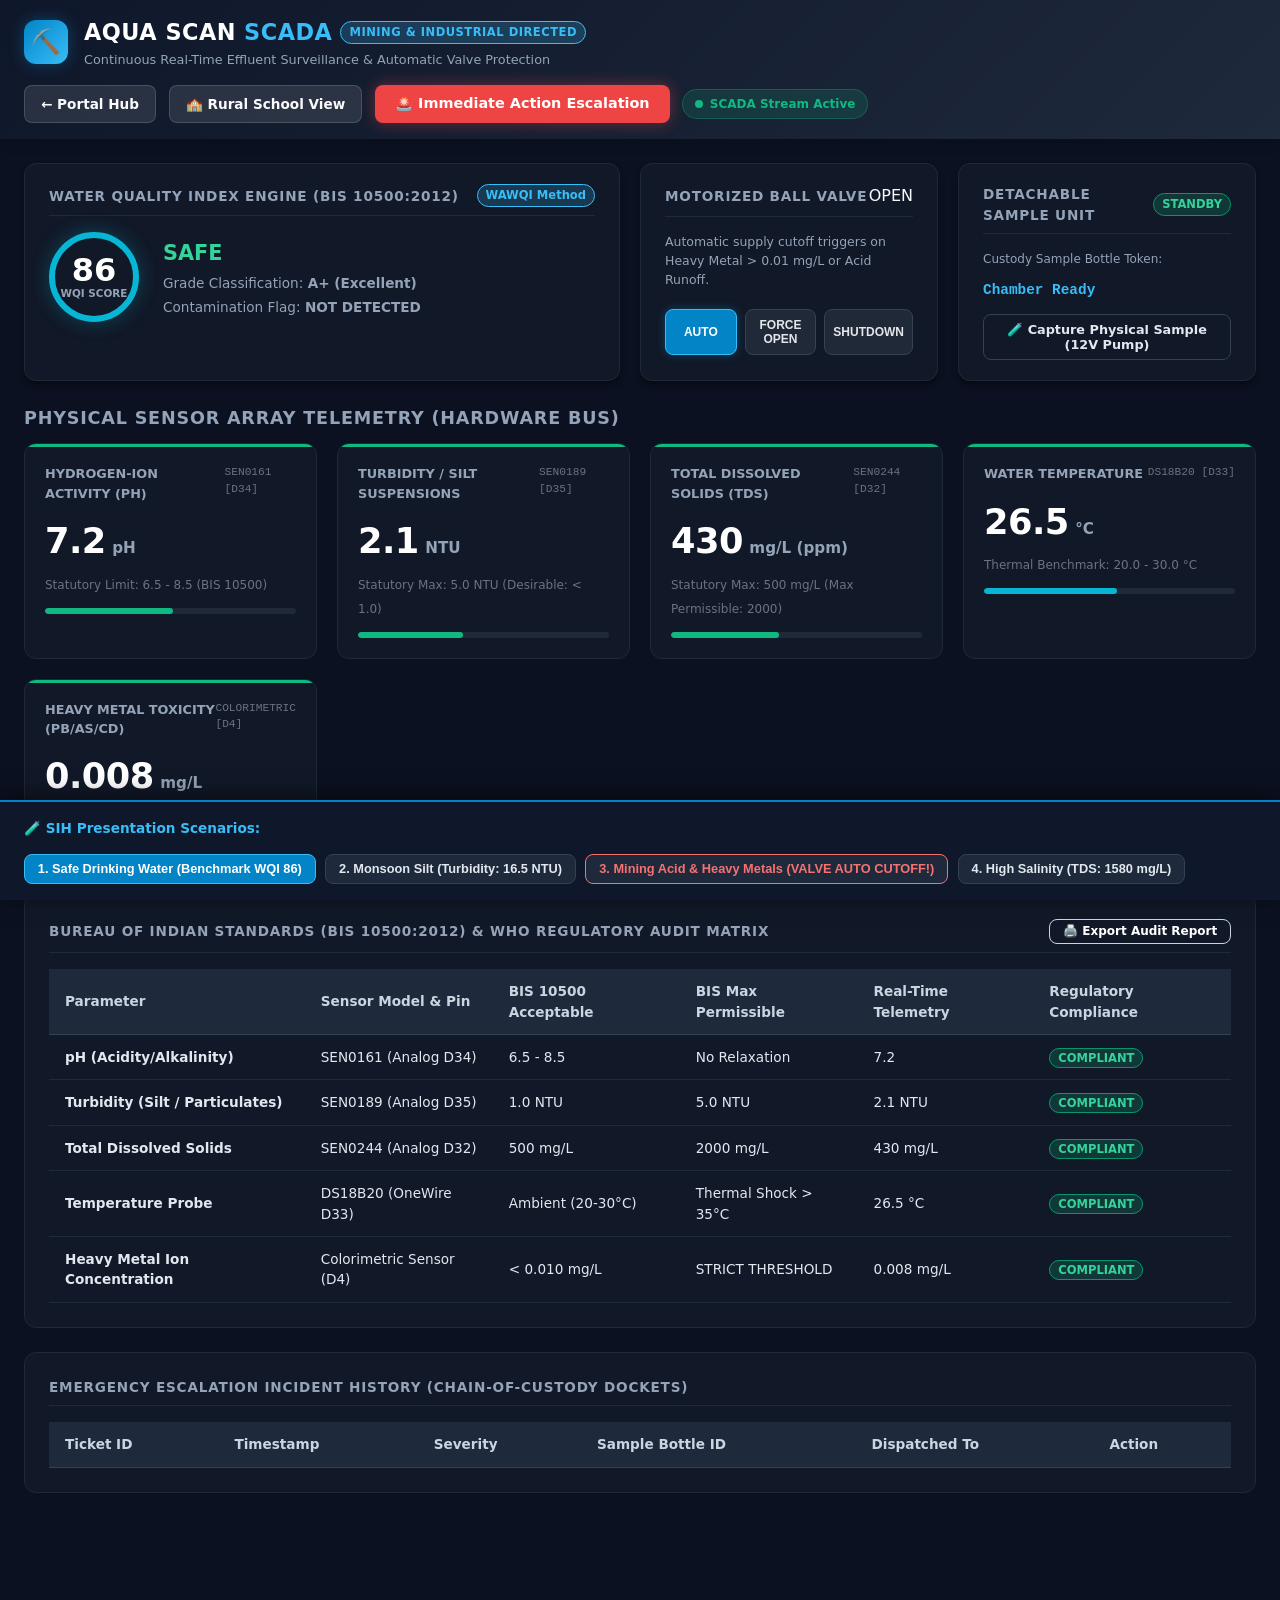
<file: mining.html>
<!DOCTYPE html>
<html lang="en">
<head>
  <meta charset="UTF-8">
  <meta name="viewport" content="width=device-width, initial-scale=1.0">
  <title>AQUA SCAN - Official Mining Authority SCADA & Escalation</title>
  <link rel="stylesheet" href="css/common.css">
  <link rel="stylesheet" href="css/mining.css">
</head>
<body class="mining-body">

  <!-- SCADA Header -->
  <header class="app-header">
    <div class="header-container">
      <div class="brand-section">
        <div class="brand-icon">⛏️</div>
        <div>
          <div class="brand-title">
            AQUA SCAN <span style="color:#38bdf8;">SCADA</span>
            <span class="brand-badge">MINING & INDUSTRIAL DIRECTED</span>
          </div>
          <div class="brand-sub">Continuous Real-Time Effluent Surveillance & Automatic Valve Protection</div>
        </div>
      </div>
      <div class="header-actions">
        <a href="index.html" class="nav-link-btn">← Portal Hub</a>
        <a href="rural.html" class="nav-link-btn">🏫 Rural School View</a>
        <button id="open-escalation-modal-btn" class="btn btn-danger" style="box-shadow: 0 0 15px rgba(239, 68, 68, 0.4);">
          🚨 Immediate Action Escalation
        </button>
        <div class="live-indicator" id="connection-badge">
          <span class="live-dot"></span> SCADA Stream Active
        </div>
      </div>
    </div>
  </header>

  <main class="mining-container">

    <!-- Hazard Alert Banner (Dynamically shown on contamination) -->
    <div class="hazard-banner" id="mining-hazard-banner" style="display: none;">
      <div class="hazard-content">
        <div class="hazard-icon">⚠️</div>
        <div>
          <div class="hazard-title">CRITICAL CONTAMINATION THRESHOLD BREACHED</div>
          <div class="hazard-subtitle" id="hazard-text">
            Toxic heavy metal runoff exceeds statutory BIS 10500 standard. Motorized ball valve locked down.
          </div>
        </div>
      </div>
      <button class="btn btn-danger" onclick="document.getElementById('open-escalation-modal-btn').click()">
        File Official Regulatory Docket →
      </button>
    </div>

    <!-- Top SCADA Grid: WQI Dial, Valve Controls, Detachable Sample Unit -->
    <div class="scada-top-grid">
      
      <!-- Card 1: WQI Engine -->
      <div class="scada-card">
        <div class="scada-card-header">
          <span class="scada-card-title">Water Quality Index Engine (BIS 10500:2012)</span>
          <span class="brand-badge">WAWQI Method</span>
        </div>
        <div class="wqi-dial-box">
          <div class="wqi-circle">
            <span class="wqi-num" id="scada-wqi-num">86</span>
            <span class="wqi-label">WQI SCORE</span>
          </div>
          <div class="wqi-meta">
            <h3 id="scada-water-status" style="color: #34d399;">SAFE</h3>
            <p>Grade Classification: <strong id="scada-wqi-grade">A+ (Excellent)</strong></p>
            <p style="margin-top:0.2rem;">Contamination Flag: <strong id="scada-contamination" style="color:#94a3b8;">NOT DETECTED</strong></p>
          </div>
        </div>
      </div>

      <!-- Card 2: Motorized Ball Valve Actuator -->
      <div class="scada-card">
        <div class="scada-card-header">
          <span class="scada-card-title">Motorized Ball Valve</span>
          <span class="valve-pill valve-open valve-state-text">OPEN</span>
        </div>
        <div class="actuator-status-box">
          <span style="font-size:0.78rem; color:#94a3b8;">Automatic supply cutoff triggers on Heavy Metal &gt; 0.01 mg/L or Acid Runoff.</span>
          <div class="valve-btn-group">
            <button class="valve-btn active" data-valve-action="AUTO">AUTO</button>
            <button class="valve-btn" data-valve-action="OPEN">FORCE OPEN</button>
            <button class="valve-btn valve-btn-danger" data-valve-action="CLOSED">SHUTDOWN</button>
          </div>
        </div>
      </div>

      <!-- Card 3: Detachable Sample Collection Unit -->
      <div class="scada-card">
        <div class="scada-card-header">
          <span class="scada-card-title">Detachable Sample Unit</span>
          <span class="status-badge-sm badge-pass" id="sample-pump-indicator">STANDBY</span>
        </div>
        <div class="actuator-status-box">
          <span style="font-size:0.75rem; color:#94a3b8;">Custody Sample Bottle Token:</span>
          <strong id="sample-token-text" style="font-family:monospace; color:#38bdf8; font-size:0.9rem;">Chamber Ready</strong>
          <button class="btn btn-outline" id="trigger-sample-btn" style="color:#e2e8f0; border-color:#374151; font-size:0.8rem; padding:0.45rem;">
            🧪 Capture Physical Sample (12V Pump)
          </button>
        </div>
      </div>

    </div>

    <!-- 5 Real-Time Sensor Telemetry Cards -->
    <h3 style="font-size: 1.1rem; font-weight: 800; color: #94a3b8; text-transform: uppercase; letter-spacing: 0.8px; margin-bottom: 0.75rem;">
      Physical Sensor Array Telemetry (Hardware Bus)
    </h3>
    <div class="telemetry-grid">
      
      <!-- pH Sensor (SEN0161) -->
      <div class="telemetry-card safe" id="card-telem-ph">
        <div class="telem-top">
          <span class="telem-name">Hydrogen-Ion Activity (pH)</span>
          <span class="telem-sensor-id">SEN0161 [D34]</span>
        </div>
        <div class="telem-val-row">
          <span class="telem-value" id="m-ph-val">7.2</span>
          <span class="telem-unit">pH</span>
        </div>
        <span class="telem-range">Statutory Limit: 6.5 - 8.5 (BIS 10500)</span>
        <div class="telem-meter-bar">
          <div class="telem-meter-fill" id="m-ph-bar" style="width: 51%; background: #10b981;"></div>
        </div>
      </div>

      <!-- Turbidity Sensor (SEN0189) -->
      <div class="telemetry-card safe" id="card-telem-turb">
        <div class="telem-top">
          <span class="telem-name">Turbidity / Silt Suspensions</span>
          <span class="telem-sensor-id">SEN0189 [D35]</span>
        </div>
        <div class="telem-val-row">
          <span class="telem-value" id="m-turb-val">2.1</span>
          <span class="telem-unit">NTU</span>
        </div>
        <span class="telem-range">Statutory Max: 5.0 NTU (Desirable: &lt; 1.0)</span>
        <div class="telem-meter-bar">
          <div class="telem-meter-fill" id="m-turb-bar" style="width: 42%; background: #10b981;"></div>
        </div>
      </div>

      <!-- TDS Sensor (SEN0244) -->
      <div class="telemetry-card safe" id="card-telem-tds">
        <div class="telem-top">
          <span class="telem-name">Total Dissolved Solids (TDS)</span>
          <span class="telem-sensor-id">SEN0244 [D32]</span>
        </div>
        <div class="telem-val-row">
          <span class="telem-value" id="m-tds-val">430</span>
          <span class="telem-unit">mg/L (ppm)</span>
        </div>
        <span class="telem-range">Statutory Max: 500 mg/L (Max Permissible: 2000)</span>
        <div class="telem-meter-bar">
          <div class="telem-meter-fill" id="m-tds-bar" style="width: 43%; background: #10b981;"></div>
        </div>
      </div>

      <!-- DS18B20 Temp Probe -->
      <div class="telemetry-card safe" id="card-telem-temp">
        <div class="telem-top">
          <span class="telem-name">Water Temperature</span>
          <span class="telem-sensor-id">DS18B20 [D33]</span>
        </div>
        <div class="telem-val-row">
          <span class="telem-value" id="m-temp-val">26.5</span>
          <span class="telem-unit">°C</span>
        </div>
        <span class="telem-range">Thermal Benchmark: 20.0 - 30.0 °C</span>
        <div class="telem-meter-bar">
          <div class="telem-meter-fill" id="m-temp-bar" style="width: 53%; background: #06b6d4;"></div>
        </div>
      </div>

      <!-- Heavy Metal / Colorimetric Module -->
      <div class="telemetry-card safe" id="card-telem-metal">
        <div class="telem-top">
          <span class="telem-name">Heavy Metal Toxicity (Pb/As/Cd)</span>
          <span class="telem-sensor-id">COLORIMETRIC [D4]</span>
        </div>
        <div class="telem-val-row">
          <span class="telem-value" id="m-metal-val">0.008</span>
          <span class="telem-unit">mg/L</span>
        </div>
        <span class="telem-range">STRICT CUTOFF: &lt; 0.010 mg/L</span>
        <div class="telem-meter-bar">
          <div class="telem-meter-fill" id="m-metal-bar" style="width: 40%; background: #10b981;"></div>
        </div>
      </div>

    </div>

    <!-- Statutory Compliance Table: BIS 10500:2012 -->
    <div class="compliance-section">
      <div class="scada-card-header">
        <span class="scada-card-title">Bureau of Indian Standards (BIS 10500:2012) & WHO Regulatory Audit Matrix</span>
        <button class="btn btn-outline" style="font-size:0.75rem; padding:0.3rem 0.8rem; color:#fff;" onclick="window.print()">
          🖨️ Export Audit Report
        </button>
      </div>
      <table class="compliance-table">
        <thead>
          <tr>
            <th>Parameter</th>
            <th>Sensor Model & Pin</th>
            <th>BIS 10500 Acceptable</th>
            <th>BIS Max Permissible</th>
            <th>Real-Time Telemetry</th>
            <th>Regulatory Compliance</th>
          </tr>
        </thead>
        <tbody>
          <tr id="comp-ph">
            <td><strong>pH (Acidity/Alkalinity)</strong></td>
            <td>SEN0161 (Analog D34)</td>
            <td>6.5 - 8.5</td>
            <td>No Relaxation</td>
            <td id="comp-ph-val">7.2</td>
            <td><span class="status-badge-sm badge-pass" id="comp-ph-badge">COMPLIANT</span></td>
          </tr>
          <tr id="comp-turb">
            <td><strong>Turbidity (Silt / Particulates)</strong></td>
            <td>SEN0189 (Analog D35)</td>
            <td>1.0 NTU</td>
            <td>5.0 NTU</td>
            <td id="comp-turb-val">2.1 NTU</td>
            <td><span class="status-badge-sm badge-pass" id="comp-turb-badge">COMPLIANT</span></td>
          </tr>
          <tr id="comp-tds">
            <td><strong>Total Dissolved Solids</strong></td>
            <td>SEN0244 (Analog D32)</td>
            <td>500 mg/L</td>
            <td>2000 mg/L</td>
            <td id="comp-tds-val">430 mg/L</td>
            <td><span class="status-badge-sm badge-pass" id="comp-tds-badge">COMPLIANT</span></td>
          </tr>
          <tr id="comp-temp">
            <td><strong>Temperature Probe</strong></td>
            <td>DS18B20 (OneWire D33)</td>
            <td>Ambient (20-30°C)</td>
            <td>Thermal Shock &gt; 35°C</td>
            <td id="comp-temp-val">26.5 °C</td>
            <td><span class="status-badge-sm badge-pass" id="comp-temp-badge">COMPLIANT</span></td>
          </tr>
          <tr id="comp-metal">
            <td><strong>Heavy Metal Ion Concentration</strong></td>
            <td>Colorimetric Sensor (D4)</td>
            <td>&lt; 0.010 mg/L</td>
            <td>STRICT THRESHOLD</td>
            <td id="comp-metal-val">0.008 mg/L</td>
            <td><span class="status-badge-sm badge-pass" id="comp-metal-badge">COMPLIANT</span></td>
          </tr>
        </tbody>
      </table>
    </div>

    <!-- Past Escalation Dockets History -->
    <div class="compliance-section">
      <div class="scada-card-header">
        <span class="scada-card-title">Emergency Escalation Incident History (Chain-of-Custody Dockets)</span>
      </div>
      <table class="compliance-table">
        <thead>
          <tr>
            <th>Ticket ID</th>
            <th>Timestamp</th>
            <th>Severity</th>
            <th>Sample Bottle ID</th>
            <th>Dispatched To</th>
            <th>Action</th>
          </tr>
        </thead>
        <tbody id="past-escalations-tbody">
          <!-- Populated by escalation.js -->
        </tbody>
      </table>
    </div>

  </main>

  <!-- Interactive SIH Demo Simulator Bar -->
  <div class="simulator-bar no-print">
    <div style="display:flex; align-items:center; gap:0.5rem;">
      <span style="font-size:0.85rem; font-weight:800; color:#38bdf8;">🧪 SIH Presentation Scenarios:</span>
    </div>
    <div class="sim-controls-group">
      <button class="sim-btn active" data-preset="NORMAL_SAFE">1. Safe Drinking Water (Benchmark WQI 86)</button>
      <button class="sim-btn" data-preset="MONSOON_SILT">2. Monsoon Silt (Turbidity: 16.5 NTU)</button>
      <button class="sim-btn" data-preset="MINING_TOXIC_LEAK" style="border-color:#f87171; color:#f87171;">
        3. Mining Acid & Heavy Metals (VALVE AUTO CUTOFF!)
      </button>
      <button class="sim-btn" data-preset="SALINE_INTRUSION">4. High Salinity (TDS: 1580 mg/L)</button>
    </div>
  </div>

  <!-- MODAL 1: Immediate Action Escalation Form with Camera & 16 Authorities -->
  <div class="modal-backdrop" id="escalation-modal">
    <div class="modal-container">
      <div style="background:#0f172a; color:#fff; padding:1.25rem 1.5rem; display:flex; justify-content:space-between; align-items:center; border-top-left-radius:var(--radius-lg); border-top-right-radius:var(--radius-lg);">
        <h3 style="font-size:1.2rem; font-weight:800; display:flex; align-items:center; gap:0.5rem;">
          🚨 Official Mining Incident Escalation & Multi-Authority Dispatch
        </h3>
        <button id="close-escalation-modal-btn" style="background:transparent; border:none; color:#94a3b8; font-size:1.5rem; cursor:pointer;">&times;</button>
      </div>

      <form id="escalation-form" style="padding:1.5rem;">
        
        <div style="display:grid; grid-template-columns: 1fr 1fr; gap:1rem; margin-bottom:1rem;">
          <div>
            <label style="font-size:0.85rem; font-weight:700; color:#334155;">Supervisor In-Charge Name</label>
            <input type="text" id="supv-name" required value="Er. Rajesh Sharma" style="width:100%; padding:0.55rem; border:1px solid #cbd5e1; border-radius:var(--radius-sm); margin-top:0.25rem;" />
          </div>
          <div>
            <label style="font-size:0.85rem; font-weight:700; color:#334155;">Supervisor Badge ID / Directorate Reg.</label>
            <input type="text" id="supv-badge" required value="MIN-SUPV-0941" style="width:100%; padding:0.55rem; border:1px solid #cbd5e1; border-radius:var(--radius-sm); margin-top:0.25rem;" />
          </div>
        </div>

        <div style="display:grid; grid-template-columns: 2fr 1fr; gap:1rem; margin-bottom:1rem;">
          <div>
            <label style="font-size:0.85rem; font-weight:700; color:#334155;">Contamination Location / Outfall Coordinates</label>
            <input type="text" id="supv-location" required value="Sector 4 Tailings Pond Discharge Line (Kudremukh Outfall)" style="width:100%; padding:0.55rem; border:1px solid #cbd5e1; border-radius:var(--radius-sm); margin-top:0.25rem;" />
          </div>
          <div>
            <label style="font-size:0.85rem; font-weight:700; color:#334155;">Incident Severity Level</label>
            <select id="supv-severity" style="width:100%; padding:0.55rem; border:1px solid #cbd5e1; border-radius:var(--radius-sm); margin-top:0.25rem; font-weight:700;">
              <option value="CRITICAL_HAZARD" selected>CRITICAL HAZARD (Immediate Danger)</option>
              <option value="HIGH_RISK">HIGH RISK (Threshold Exceeded)</option>
              <option value="MODERATE_WARNING">MODERATE WARNING</option>
            </select>
          </div>
        </div>

        <!-- Camera & Photo Capture Box -->
        <div style="margin-bottom:1rem; background:#f8fafc; border:1px solid #e2e8f0; border-radius:var(--radius-md); padding:1rem;">
          <label style="font-size:0.88rem; font-weight:800; color:#0f172a; display:block; margin-bottom:0.5rem;">
            📸 Real-Time Photographic Evidence (Camera / File Upload)
          </label>
          <div class="camera-box" id="camera-stream-box">
            <video id="camera-video" autoplay playsinline style="max-height:180px; margin:0 auto;"></video>
            <canvas id="camera-canvas" style="display:none;"></canvas>
            <img id="captured-preview" style="display:none; max-height:180px; margin:0 auto; border:2px solid #10b981;" />
          </div>
          <div style="display:flex; justify-content:center; gap:0.75rem; flex-wrap:wrap; margin-top:0.5rem;">
            <button type="button" class="btn btn-primary" id="btn-camera-snap" style="font-size:0.85rem; padding:0.4rem 1rem;">
              📷 Capture Live Photo
            </button>
            <label class="btn btn-outline" style="font-size:0.85rem; padding:0.4rem 1rem; cursor:pointer;">
              📁 Upload Photo File
              <input type="file" id="photo-file-input" accept="image/*" style="display:none;" />
            </label>
          </div>
        </div>

        <!-- Supervisor Observations Statement -->
        <div style="margin-bottom:1rem;">
          <label style="font-size:0.85rem; font-weight:700; color:#334155;">Supervisor Technical Observations & Urgent Action Demand</label>
          <textarea id="supv-statement" rows="3" required style="width:100%; padding:0.55rem; border:1px solid #cbd5e1; border-radius:var(--radius-sm); margin-top:0.25rem;">Severe acid runoff detected near community water intake. Heavy metal ion sensor tripped emergency ball valve. 100ml forensic sample isolated into detachable chamber. Immediate regulatory intervention, SPCB site inspection and DMF drinking water deployment requested.</textarea>
        </div>

        <!-- 16 Government Authorities Directory Selector -->
        <div style="margin-bottom:1rem;">
          <div style="display:flex; justify-content:space-between; align-items:center; flex-wrap:wrap; gap:0.5rem;">
            <label style="font-size:0.88rem; font-weight:800; color:#0f172a;">
              🏛️ Select Statutory Authorities for Emergency Action Dispatch (16 Official Bodies)
            </label>
            <div style="display:flex; gap:0.5rem;">
              <button type="button" class="btn btn-outline" id="btn-select-rec-auth" style="padding:2px 8px; font-size:0.72rem;">
                Select Recommended (Mining & Safety)
              </button>
              <button type="button" class="btn btn-outline" id="btn-select-all-auth" style="padding:2px 8px; font-size:0.72rem;">
                Select All 16
              </button>
            </div>
          </div>

          <div class="authority-picker-grid" id="authority-picker-list">
            <!-- Rendered by escalation.js with all 16 authorities requested -->
          </div>
        </div>

        <div style="text-align:right; border-top:1px solid #e2e8f0; padding-top:1rem;">
          <button type="submit" id="submit-escalation-btn" class="btn btn-danger" style="padding:0.75rem 1.75rem; font-size:1rem; font-weight:800;">
            SUBMIT OFFICIAL ESCALATION DOCKET
          </button>
        </div>

      </form>
    </div>
  </div>

  <!-- MODAL 2: Generated Official Docket View (Printable / Verification QR) -->
  <div class="modal-backdrop" id="docket-view-modal">
    <div class="modal-container printable-card" style="padding:2rem;">
      <div style="border-bottom: 2px solid #0f172a; padding-bottom:1rem; margin-bottom:1.5rem; display:flex; justify-content:space-between; align-items:center;">
        <div>
          <span style="font-size:0.8rem; font-weight:800; color:#dc2626; text-transform:uppercase;">
            GOVERNMENT STATUTORY REGULATORY FILING • SIH26218
          </span>
          <h2 style="font-size:1.6rem; font-weight:900; color:#0f172a;">
            INCIDENT ESCALATION DOCKET: <span id="docket-id">AQ-ESC-849201</span>
          </h2>
          <span style="font-size:0.85rem; color:#64748b;">Project AQUA SCAN • Embedded Minds</span>
        </div>
        <div id="docket-qr" style="text-align:center;"></div>
      </div>

      <div style="display:grid; grid-template-columns: 1fr 1fr; gap:1rem; margin-bottom:1.25rem; font-size:0.9rem;">
        <div><strong>Filing Timestamp:</strong> <span id="docket-time"></span></div>
        <div><strong>Severity Status:</strong> <span id="docket-severity" class="status-badge-sm badge-fail"></span></div>
        <div><strong>Incident Location:</strong> <span id="docket-location"></span></div>
        <div><strong>Detachable Sample Bottle ID:</strong> <span id="docket-sample-id" style="font-family:monospace; font-weight:bold; color:#0284c7;"></span></div>
        <div style="grid-column: 1 / -1;"><strong>Digital Tamper Hash:</strong> <span id="docket-hash" style="font-family:monospace;"></span></div>
      </div>

      <div style="margin-bottom:1.25rem;">
        <h4 style="font-size:0.95rem; font-weight:800; color:#0f172a; margin-bottom:0.25rem;">Supervisor Statement & Technical Findings:</h4>
        <p id="docket-desc" style="font-size:0.9rem; color:#334155; background:#f8fafc; padding:0.75rem; border-radius:var(--radius-sm); border:1px solid #e2e8f0; line-height:1.5;"></p>
      </div>

      <div style="margin-bottom:1.25rem; text-align:center;">
        <img id="docket-photo" style="max-height:220px; border-radius:var(--radius-sm); border:1px solid #cbd5e1; display:none; margin:0 auto;" />
      </div>

      <div style="margin-bottom:1.5rem;">
        <h4 style="font-size:0.95rem; font-weight:800; color:#0f172a; margin-bottom:0.5rem;">Statutory Authorities Dispatched & Notified:</h4>
        <ul id="docket-authorities-list" style="font-size:0.85rem; color:#475569; padding-left:1.5rem; line-height:1.6;"></ul>
      </div>

      <div style="display:flex; justify-content:flex-end; gap:1rem; border-top:1px solid #e2e8f0; padding-top:1rem;" class="no-print">
        <button class="btn btn-outline" onclick="window.print()">🖨️ Print / Save PDF</button>
        <button class="btn btn-primary" onclick="document.getElementById('docket-view-modal').classList.remove('open')">Close</button>
      </div>
    </div>
  </div>

  <script src="js/qrcode.min.js"></script>
  <script src="js/app.js"></script>
  <script src="js/escalation.js"></script>
</body>
</html>
</file>
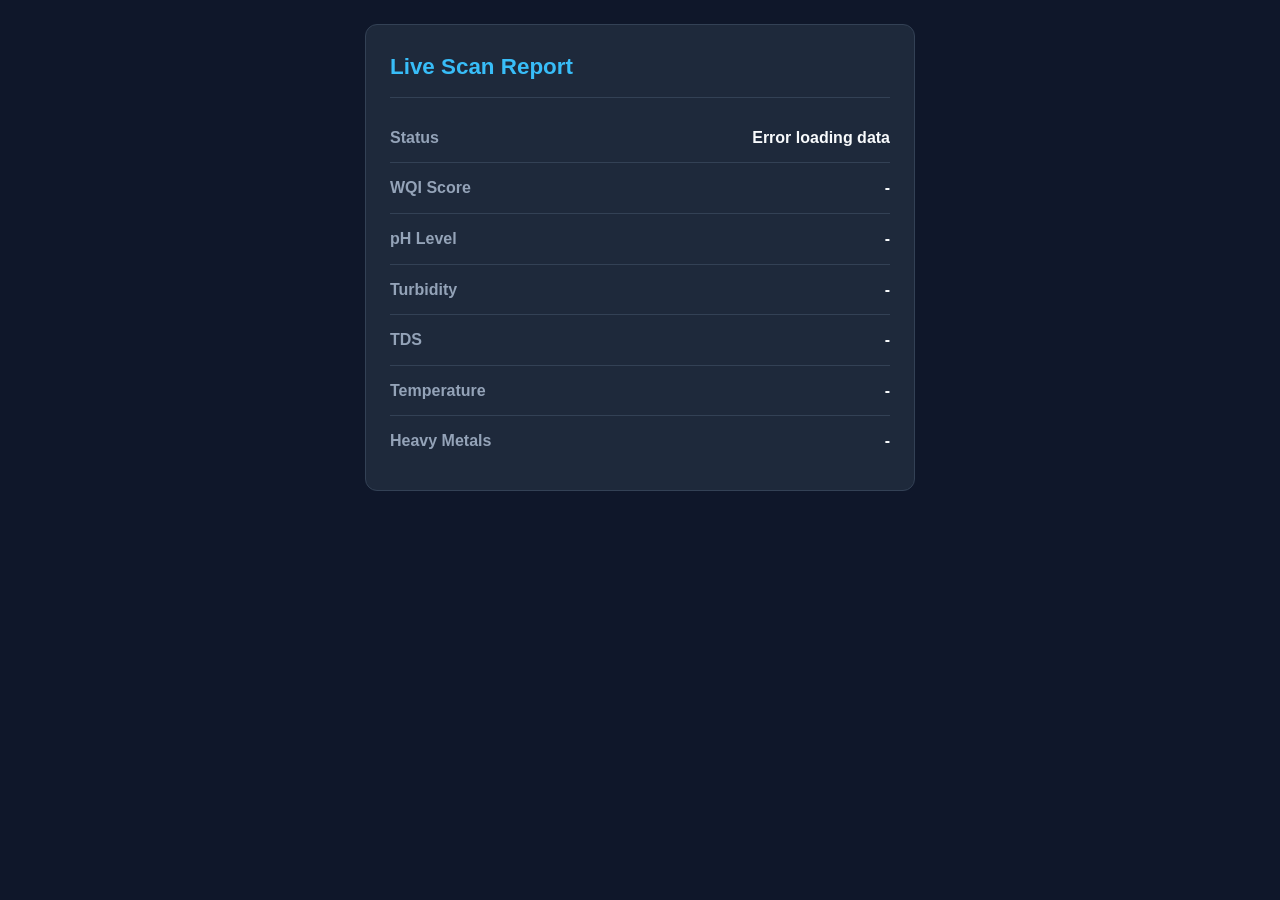
<file: report.html>
<!DOCTYPE html>
<html lang="en">
<head>
  <meta charset="UTF-8">
  <meta name="viewport" content="width=device-width, initial-scale=1.0">
  <title>AQUA SCAN - Mobile Water Quality Report</title>
  <style>
    body {
      background-color: #0f172a;
      color: #f8fafc;
      font-family: -apple-system, BlinkMacSystemFont, "Segoe UI", Roboto, Helvetica, Arial, sans-serif;
      margin: 0;
      padding: 1.5rem;
      line-height: 1.6;
    }
    .report-card {
      background-color: #1e293b;
      border: 1px solid #334155;
      border-radius: 12px;
      padding: 1.5rem;
      max-width: 500px;
      margin: 0 auto;
    }
    h1 {
      font-size: 1.4rem;
      color: #38bdf8;
      margin-top: 0;
      border-bottom: 1px solid #334155;
      padding-bottom: 0.75rem;
    }
    .data-row {
      display: flex;
      justify-content: space-between;
      padding: 0.75rem 0;
      border-bottom: 1px solid #334155;
    }
    .data-row:last-child {
      border-bottom: none;
    }
    .label {
      color: #94a3b8;
      font-weight: 600;
    }
    .val {
      font-weight: 800;
    }
    .status-safe { color: #10b981; }
    .status-warning { color: #f59e0b; }
    .status-danger { color: #ef4444; }
  </style>
</head>
<body>
  <div class="report-card">
    <h1>Live Scan Report</h1>
    <div class="data-row"><span class="label">Status</span><span class="val" id="val-status">Loading...</span></div>
    <div class="data-row"><span class="label">WQI Score</span><span class="val" id="val-wqi">-</span></div>
    <div class="data-row"><span class="label">pH Level</span><span class="val" id="val-ph">-</span></div>
    <div class="data-row"><span class="label">Turbidity</span><span class="val" id="val-turb">-</span></div>
    <div class="data-row"><span class="label">TDS</span><span class="val" id="val-tds">-</span></div>
    <div class="data-row"><span class="label">Temperature</span><span class="val" id="val-temp">-</span></div>
    <div class="data-row"><span class="label">Heavy Metals</span><span class="val" id="val-metal">-</span></div>
  </div>

  <script>
    const SUPABASE_URL = 'https://fzqvjvcpvilmzlniadfn.supabase.co/rest/v1';
    const SUPABASE_KEY = 'sb_publishable_vHuqJuAhBDkzyRMnIFvQeA_3ASoVoHd';

    async function fetchReportData() {
      try {
        const res = await fetch(`${SUPABASE_URL}/sensor_readings?select=*&order=id.desc&limit=1`, {
          headers: {
            'apikey': SUPABASE_KEY,
            'Authorization': `Bearer ${SUPABASE_KEY}`
          }
        });
        if (!res.ok) throw new Error('Failed to fetch telemetry');
        const rows = await res.json();
        if (!rows || rows.length === 0) return;

        const row = rows[0];
        const ph = parseFloat(row.ph_level ?? 7.0);
        const turb = parseFloat(row.turbidity ?? 1.0);
        const tds = parseFloat(row.tds_value ?? 150.0);
        const temp = parseFloat(row.temperature ?? 25.0);
        const metal = parseFloat(row.heavymetal ?? row.heavyMetal ?? 0.005);

        let status = 'SAFE';
        let score = 95;
        if (ph < 6.5 || ph > 8.5 || turb > 5.0 || tds > 500) {
          status = 'WARNING';
          score = 65;
        }
        if (ph < 5.5 || ph > 9.5 || turb > 10.0 || tds > 1000 || metal > 0.010) {
          status = 'HAZARDOUS';
          score = 30;
        }

        const statusEl = document.getElementById('val-status');
        statusEl.textContent = status;
        if (status === 'SAFE') statusEl.className = 'val status-safe';
        else if (status === 'WARNING') statusEl.className = 'val status-warning';
        else statusEl.className = 'val status-danger';

        document.getElementById('val-wqi').textContent = score + '/100';
        document.getElementById('val-ph').textContent = ph;
        document.getElementById('val-turb').textContent = turb + ' NTU';
        document.getElementById('val-tds').textContent = tds + ' mg/L';
        document.getElementById('val-temp').textContent = temp + ' °C';
        document.getElementById('val-metal').textContent = metal + ' mg/L';
      } catch (err) {
        console.error('Error loading report:', err);
        document.getElementById('val-status').textContent = 'Error loading data';
      }
    }

    fetchReportData();
  </script>
</body>
</html>
</file>
<file: css/common.css>
/* AQUA SCAN - Common Design System & Stylesheet */
:root {
  --primary: #0284c7;
  --primary-hover: #0369a1;
  --primary-light: #e0f2fe;
  --success: #10b981;
  --success-bg: #ecfdf5;
  --warning: #f59e0b;
  --warning-bg: #fffbeb;
  --danger: #ef4444;
  --danger-bg: #fef2f2;
  --dark-bg: #0b1120;
  --card-dark: #1e293b;
  --card-border-dark: #334155;
  --text-primary-dark: #f8fafc;
  --text-muted-dark: #94a3b8;
  --light-bg: #f8fafc;
  --card-light: #ffffff;
  --card-border-light: #e2e8f0;
  --text-primary-light: #0f172a;
  --text-muted-light: #64748b;
  --font-sans: system-ui, -apple-system, BlinkMacSystemFont, 'Segoe UI', Roboto, Oxygen, Ubuntu, Cantarell, sans-serif;
  --radius-sm: 8px;
  --radius-md: 12px;
  --radius-lg: 16px;
  --shadow-card: 0 4px 6px -1px rgba(0, 0, 0, 0.1), 0 2px 4px -2px rgba(0, 0, 0, 0.1);
  --shadow-hover: 0 10px 15px -3px rgba(0, 0, 0, 0.1), 0 4px 6px -4px rgba(0, 0, 0, 0.1);
}

* {
  box-sizing: border-box;
  margin: 0;
  padding: 0;
}

body {
  font-family: var(--font-sans);
  line-height: 1.5;
  color: var(--text-primary-light);
  background-color: var(--light-bg);
  min-height: 100vh;
}

/* Common Header */
.app-header {
  background: linear-gradient(135deg, #0f172a 0%, #1e293b 100%);
  color: #ffffff;
  padding: 1rem 1.5rem;
  box-shadow: 0 4px 12px rgba(0, 0, 0, 0.15);
  position: sticky;
  top: 0;
  z-index: 50;
}

.header-container {
  max-width: 1300px;
  margin: 0 auto;
  display: flex;
  justify-content: space-between;
  align-items: center;
  flex-wrap: wrap;
  gap: 1rem;
}

.brand-section {
  display: flex;
  align-items: center;
  gap: 1rem;
}

.brand-icon {
  width: 44px;
  height: 44px;
  background: linear-gradient(135deg, #0284c7, #38bdf8);
  border-radius: var(--radius-md);
  display: flex;
  align-items: center;
  justify-content: center;
  font-size: 1.5rem;
  box-shadow: 0 0 15px rgba(2, 132, 199, 0.4);
}

.brand-title {
  font-size: 1.4rem;
  font-weight: 800;
  letter-spacing: 0.5px;
  display: flex;
  align-items: center;
  gap: 0.5rem;
}

.brand-badge {
  background: rgba(56, 189, 248, 0.2);
  border: 1px solid #38bdf8;
  color: #38bdf8;
  font-size: 0.72rem;
  padding: 2px 8px;
  border-radius: 999px;
  font-weight: 600;
}

.brand-sub {
  font-size: 0.8rem;
  color: #94a3b8;
}

.header-actions {
  display: flex;
  align-items: center;
  gap: 0.8rem;
}

.nav-link-btn {
  background: rgba(255, 255, 255, 0.1);
  color: #f8fafc;
  text-decoration: none;
  padding: 0.5rem 1rem;
  border-radius: var(--radius-sm);
  font-size: 0.85rem;
  font-weight: 600;
  border: 1px solid rgba(255, 255, 255, 0.15);
  display: inline-flex;
  align-items: center;
  gap: 0.4rem;
  transition: all 0.2s ease;
}

.nav-link-btn:hover {
  background: rgba(255, 255, 255, 0.2);
  border-color: rgba(255, 255, 255, 0.3);
  transform: translateY(-1px);
}

.nav-link-btn.active {
  background: var(--primary);
  border-color: var(--primary);
  box-shadow: 0 0 10px rgba(2, 132, 199, 0.5);
}

.live-indicator {
  display: inline-flex;
  align-items: center;
  gap: 0.4rem;
  font-size: 0.75rem;
  font-weight: 700;
  padding: 0.3rem 0.75rem;
  border-radius: 999px;
  background: rgba(16, 185, 129, 0.15);
  color: #10b981;
  border: 1px solid rgba(16, 185, 129, 0.3);
}

.live-dot {
  width: 8px;
  height: 8px;
  border-radius: 50%;
  background: #10b981;
  animation: pulse-green 1.5s infinite;
}

@keyframes pulse-green {
  0% { transform: scale(0.95); box-shadow: 0 0 0 0 rgba(16, 185, 129, 0.7); }
  70% { transform: scale(1.1); box-shadow: 0 0 0 6px rgba(16, 185, 129, 0); }
  100% { transform: scale(0.95); box-shadow: 0 0 0 0 rgba(16, 185, 129, 0); }
}

@keyframes pulse-red {
  0% { transform: scale(0.95); box-shadow: 0 0 0 0 rgba(239, 68, 68, 0.7); }
  70% { transform: scale(1.1); box-shadow: 0 0 0 8px rgba(239, 68, 68, 0); }
  100% { transform: scale(0.95); box-shadow: 0 0 0 0 rgba(239, 68, 68, 0); }
}

/* Modals */
.modal-backdrop {
  position: fixed;
  top: 0;
  left: 0;
  right: 0;
  bottom: 0;
  background: rgba(15, 23, 42, 0.75);
  backdrop-filter: blur(4px);
  display: flex;
  align-items: center;
  justify-content: center;
  padding: 1.5rem;
  z-index: 100;
  opacity: 0;
  pointer-events: none;
  transition: opacity 0.25s ease;
}

.modal-backdrop.open {
  opacity: 1;
  pointer-events: auto;
}

.modal-container {
  background: #ffffff;
  border-radius: var(--radius-lg);
  width: 100%;
  max-width: 850px;
  max-height: 90vh;
  overflow-y: auto;
  box-shadow: 0 25px 50px -12px rgba(0, 0, 0, 0.25);
  position: relative;
  animation: slideUp 0.3s cubic-bezier(0.16, 1, 0.3, 1);
}

@keyframes slideUp {
  from { transform: translateY(20px); opacity: 0; }
  to { transform: translateY(0); opacity: 1; }
}

/* Buttons */
.btn {
  display: inline-flex;
  align-items: center;
  justify-content: center;
  gap: 0.5rem;
  font-family: inherit;
  font-size: 0.9rem;
  font-weight: 600;
  padding: 0.65rem 1.25rem;
  border-radius: var(--radius-sm);
  border: none;
  cursor: pointer;
  transition: all 0.2s ease;
  text-decoration: none;
}

.btn-primary {
  background: var(--primary);
  color: #ffffff;
}
.btn-primary:hover { background: var(--primary-hover); transform: translateY(-1px); }

.btn-danger {
  background: var(--danger);
  color: #ffffff;
}
.btn-danger:hover { background: #dc2626; transform: translateY(-1px); }

.btn-success {
  background: var(--success);
  color: #ffffff;
}
.btn-success:hover { background: #059669; transform: translateY(-1px); }

.btn-outline {
  background: transparent;
  border: 1px solid #cbd5e1;
  color: #475569;
}
.btn-outline:hover { background: #f1f5f9; border-color: #94a3b8; }

/* Print styles for official report exporting */
@media print {
  .app-header, .simulator-bar, .no-print, .btn {
    display: none !important;
  }
  body {
    background: #ffffff !important;
    color: #000000 !important;
  }
  .printable-card {
    border: 1px solid #000000 !important;
    box-shadow: none !important;
  }
}
</file>
<file: css/mining.css>
/* AQUA SCAN - Mining & Industrial SCADA Telemetry Stylesheet */
.mining-body {
  background-color: #0b1120;
  color: #f8fafc;
}

.mining-container {
  max-width: 1350px;
  margin: 1.5rem auto;
  padding: 0 1.5rem;
}

/* Hazard Alert Banner */
.hazard-banner {
  background: linear-gradient(90deg, #7f1d1d 0%, #991b1b 100%);
  border: 1px solid #ef4444;
  border-radius: var(--radius-md);
  padding: 1.25rem 1.75rem;
  margin-bottom: 1.5rem;
  display: flex;
  align-items: center;
  justify-content: space-between;
  flex-wrap: wrap;
  gap: 1rem;
  box-shadow: 0 0 20px rgba(239, 68, 68, 0.3);
  animation: pulse-red 2s infinite;
}

.hazard-content {
  display: flex;
  align-items: center;
  gap: 1rem;
}

.hazard-icon {
  font-size: 2.2rem;
}

.hazard-title {
  font-size: 1.15rem;
  font-weight: 800;
  color: #ffffff;
  letter-spacing: 0.5px;
}

.hazard-subtitle {
  font-size: 0.85rem;
  color: #fca5a5;
  margin-top: 0.2rem;
}

/* Control Room Header Grid */
.scada-top-grid {
  display: grid;
  grid-template-columns: 2fr 1fr 1fr;
  gap: 1.25rem;
  margin-bottom: 1.5rem;
}

@media (max-width: 1000px) {
  .scada-top-grid {
    grid-template-columns: 1fr;
  }
}

.scada-card {
  background: #111827;
  border: 1px solid #1f2937;
  border-radius: var(--radius-md);
  padding: 1.25rem 1.5rem;
  box-shadow: 0 4px 6px -1px rgba(0, 0, 0, 0.5);
  position: relative;
}

.scada-card-header {
  display: flex;
  justify-content: space-between;
  align-items: center;
  margin-bottom: 1rem;
  border-bottom: 1px solid #1f2937;
  padding-bottom: 0.5rem;
}

.scada-card-title {
  font-size: 0.85rem;
  font-weight: 700;
  color: #94a3b8;
  text-transform: uppercase;
  letter-spacing: 0.8px;
}

/* WQI SCADA Dial */
.wqi-dial-box {
  display: flex;
  align-items: center;
  gap: 1.5rem;
}

.wqi-circle {
  width: 90px;
  height: 90px;
  border-radius: 50%;
  border: 6px solid #06b6d4;
  display: flex;
  flex-direction: column;
  align-items: center;
  justify-content: center;
  box-shadow: 0 0 20px rgba(6, 182, 212, 0.3);
}

.wqi-num {
  font-size: 2rem;
  font-weight: 900;
  color: #ffffff;
  line-height: 1;
}

.wqi-label {
  font-size: 0.65rem;
  color: #94a3b8;
  font-weight: 700;
  text-transform: uppercase;
}

.wqi-meta h3 {
  font-size: 1.3rem;
  font-weight: 800;
}

.wqi-meta p {
  font-size: 0.85rem;
  color: #94a3b8;
  margin-top: 0.25rem;
}

/* Valve & Actuator Controls */
.actuator-status-box {
  display: flex;
  flex-direction: column;
  gap: 0.75rem;
}

.actuator-row {
  display: flex;
  justify-content: space-between;
  align-items: center;
}

.valve-btn-group {
  display: flex;
  gap: 0.5rem;
  margin-top: 0.5rem;
}

.valve-btn {
  flex: 1;
  padding: 0.5rem;
  font-size: 0.75rem;
  font-weight: 700;
  border-radius: var(--radius-sm);
  border: 1px solid #374151;
  background: #1f2937;
  color: #e5e7eb;
  cursor: pointer;
  transition: all 0.2s;
}

.valve-btn.active {
  background: #0284c7;
  border-color: #38bdf8;
  color: #ffffff;
  box-shadow: 0 0 10px rgba(2, 132, 199, 0.4);
}

.valve-btn-danger.active {
  background: #dc2626;
  border-color: #f87171;
  color: #ffffff;
}

/* Telemetry Cards Grid */
.telemetry-grid {
  display: grid;
  grid-template-columns: repeat(auto-fit, minmax(240px, 1fr));
  gap: 1.25rem;
  margin-bottom: 1.5rem;
}

.telemetry-card {
  background: #111827;
  border: 1px solid #1f2937;
  border-radius: var(--radius-md);
  padding: 1.25rem;
  position: relative;
  overflow: hidden;
}

.telemetry-card::before {
  content: '';
  position: absolute;
  top: 0;
  left: 0;
  right: 0;
  height: 3px;
  background: #374151;
}

.telemetry-card.safe::before { background: #10b981; }
.telemetry-card.warning::before { background: #f59e0b; }
.telemetry-card.danger::before { background: #ef4444; }

.telem-top {
  display: flex;
  justify-content: space-between;
  align-items: flex-start;
}

.telem-name {
  font-size: 0.8rem;
  color: #94a3b8;
  font-weight: 700;
  text-transform: uppercase;
}

.telem-sensor-id {
  font-size: 0.7rem;
  color: #6b7280;
  font-family: monospace;
}

.telem-val-row {
  margin: 0.75rem 0 0.25rem;
  display: flex;
  align-items: baseline;
  gap: 0.4rem;
}

.telem-value {
  font-size: 2.2rem;
  font-weight: 800;
  color: #ffffff;
  letter-spacing: -0.5px;
}

.telem-unit {
  font-size: 0.95rem;
  color: #94a3b8;
  font-weight: 600;
}

.telem-range {
  font-size: 0.75rem;
  color: #6b7280;
}

.telem-meter-bar {
  width: 100%;
  height: 6px;
  background: #1f2937;
  border-radius: 999px;
  margin-top: 0.75rem;
  overflow: hidden;
}

.telem-meter-fill {
  height: 100%;
  border-radius: 999px;
  transition: width 0.3s ease;
}

/* Compliance Table */
.compliance-section {
  background: #111827;
  border: 1px solid #1f2937;
  border-radius: var(--radius-md);
  padding: 1.5rem;
  margin-bottom: 1.5rem;
}

.compliance-table {
  width: 100%;
  border-collapse: collapse;
  margin-top: 1rem;
  font-size: 0.85rem;
}

.compliance-table th {
  text-align: left;
  padding: 0.75rem 1rem;
  background: #1e293b;
  color: #cbd5e1;
  font-weight: 700;
  border-bottom: 1px solid #334155;
}

.compliance-table td {
  padding: 0.75rem 1rem;
  border-bottom: 1px solid #1f2937;
  color: #e2e8f0;
}

.status-badge-sm {
  padding: 2px 8px;
  border-radius: 999px;
  font-size: 0.72rem;
  font-weight: 700;
}

.badge-pass { background: rgba(16, 185, 129, 0.2); color: #34d399; border: 1px solid #059669; }
.badge-fail { background: rgba(239, 68, 68, 0.2); color: #f87171; border: 1px solid #dc2626; }
.badge-warn { background: rgba(245, 158, 11, 0.2); color: #fbbf24; border: 1px solid #d97706; }

/* Simulator Toolbar */
.simulator-bar {
  position: sticky;
  bottom: 0;
  background: #0f172a;
  border-top: 2px solid #0284c7;
  padding: 1rem 1.5rem;
  display: flex;
  justify-content: space-between;
  align-items: center;
  flex-wrap: wrap;
  gap: 1rem;
  box-shadow: 0 -4px 20px rgba(0, 0, 0, 0.5);
  z-index: 40;
}

.sim-controls-group {
  display: flex;
  align-items: center;
  gap: 0.6rem;
  flex-wrap: wrap;
}

.sim-btn {
  background: #1e293b;
  border: 1px solid #334155;
  color: #e2e8f0;
  font-size: 0.8rem;
  font-weight: 700;
  padding: 0.4rem 0.8rem;
  border-radius: var(--radius-sm);
  cursor: pointer;
  transition: all 0.2s;
}

.sim-btn:hover {
  background: #334155;
  border-color: #64748b;
}

.sim-btn.active {
  background: #0284c7;
  border-color: #38bdf8;
  color: #ffffff;
}

/* Authority Escalation Checklist in Modal */
.authority-picker-grid {
  display: grid;
  grid-template-columns: repeat(auto-fit, minmax(320px, 1fr));
  gap: 1rem;
  margin: 1rem 0;
  max-height: 320px;
  overflow-y: auto;
  padding: 0.5rem;
  border: 1px solid #cbd5e1;
  border-radius: var(--radius-sm);
  background: #f8fafc;
}

.auth-check-item {
  display: flex;
  align-items: flex-start;
  gap: 0.6rem;
  background: #ffffff;
  padding: 0.65rem 0.8rem;
  border-radius: var(--radius-sm);
  border: 1px solid #e2e8f0;
  cursor: pointer;
}

.auth-check-item:hover {
  background: #f1f5f9;
  border-color: #0284c7;
}

.auth-check-item input[type="checkbox"] {
  margin-top: 0.25rem;
}

.auth-check-info {
  display: flex;
  flex-direction: column;
}

.auth-check-name {
  font-size: 0.85rem;
  font-weight: 700;
  color: #0f172a;
}

.auth-check-role {
  font-size: 0.72rem;
  color: #64748b;
  margin-top: 0.15rem;
}

/* Camera Stream Container */
.camera-box {
  background: #0f172a;
  border-radius: var(--radius-sm);
  padding: 0.5rem;
  text-align: center;
  margin-bottom: 1rem;
  position: relative;
}

#camera-video, #camera-canvas, #captured-preview {
  max-width: 100%;
  max-height: 220px;
  border-radius: var(--radius-sm);
  display: block;
  margin: 0 auto;
}
</file>
